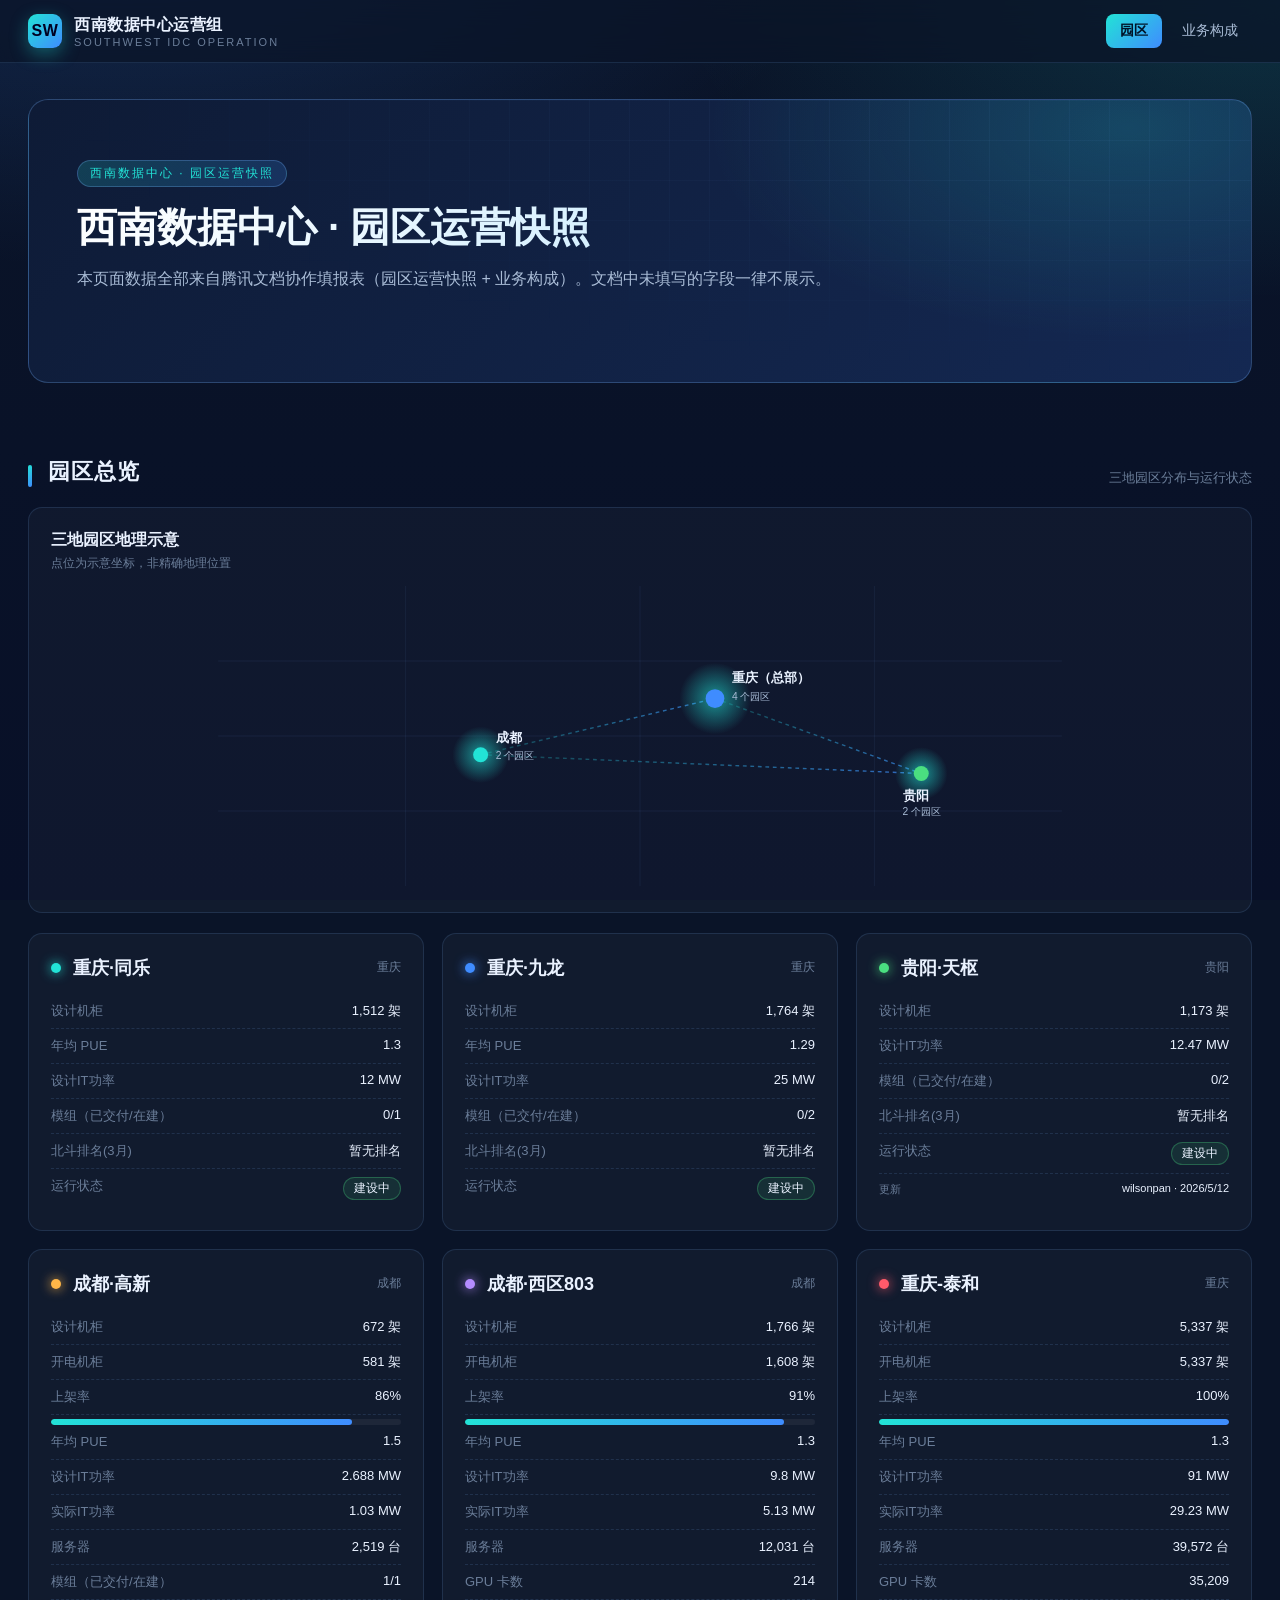
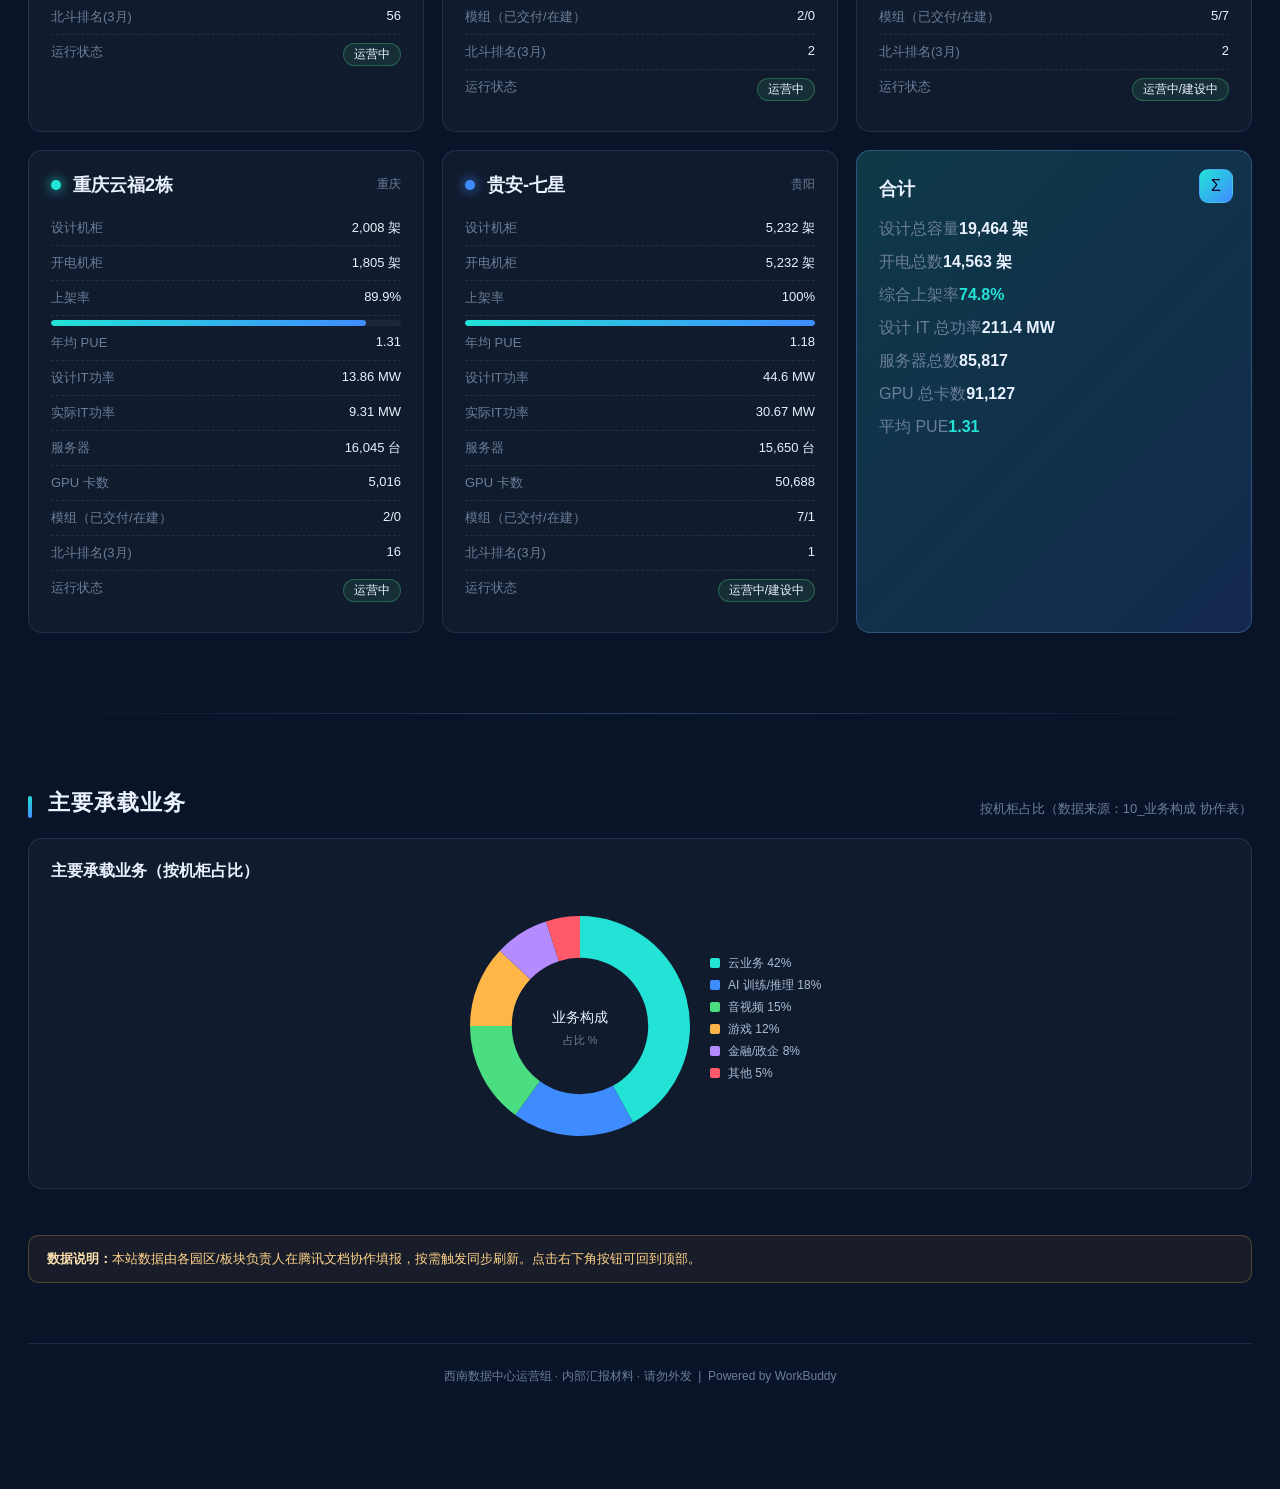
<file: index.html>
<!DOCTYPE html>
<html lang="zh-CN">
<head>
<meta charset="UTF-8">
<meta name="viewport" content="width=device-width,initial-scale=1">
<title>西南数据中心 · 工作汇报</title>
<link rel="stylesheet" href="assets/style.css">
<style>
  /* 单页版：导航变锚点跳转 */
  .nav-links a{cursor:pointer}
  .section{scroll-margin-top:80px}
  .section-divider{
    height:1px; background:linear-gradient(90deg,transparent,var(--line-strong),transparent);
    margin:50px 0 0;
  }
  .section-block{
    padding:30px 0;
  }
  /* 回到顶部按钮 */
  .top-btn{
    position:fixed; right:24px; bottom:24px; z-index:99;
    width:44px; height:44px; border-radius:12px;
    background:var(--grad); color:#001428;
    display:grid; place-items:center;
    box-shadow:0 8px 24px rgba(34,227,214,.3);
    cursor:pointer; opacity:0; pointer-events:none;
    transition: all .3s; font-weight:700; font-size:18px;
    border:none;
  }
  .top-btn.show{opacity:1; pointer-events:auto}
</style>
</head>
<body>

<nav class="nav">
  <div class="nav-inner">
    <a class="brand" href="#top">
      <div class="brand-logo">SW</div>
      <div class="brand-text">
        <div>西南数据中心运营组</div>
        <small>SOUTHWEST IDC OPERATION</small>
      </div>
    </a>
    <div class="nav-links">
      <a href="#sec-parks">园区</a>
      <a href="#sec-business">业务构成</a>
    </div>
  </div>
</nav>

<div class="container" id="top">

  <!-- ========== Hero ========== -->
  <section class="hero">
    <span class="tag" id="metaTag">西南数据中心 · 园区运营快照</span>
    <h1 id="heroTitle">西南数据中心 · 园区运营快照</h1>
    <p class="lead">本页面数据全部来自腾讯文档协作填报表（园区运营快照 + 业务构成）。文档中未填写的字段一律不展示。</p>
    <div class="hero-meta" id="heroMeta"></div>
  </section>

  <!-- ========== 园区总览 ========== -->
  <section class="section section-block" id="sec-parks">
    <div class="section-head">
      <div class="bar"></div>
      <h2>园区总览</h2>
      <div class="desc">三地园区分布与运行状态</div>
    </div>

    <!-- 地图示意 -->
    <div class="chart-box" style="margin-bottom:20px">
      <h3>三地园区地理示意</h3>
      <div class="sub">点位为示意坐标，非精确地理位置</div>
      <svg viewBox="0 0 900 320" style="width:100%;height:300px">
        <defs>
          <radialGradient id="pulse" cx="50%" cy="50%" r="50%">
            <stop offset="0%" stop-color="#22e3d6" stop-opacity=".6"/>
            <stop offset="100%" stop-color="#22e3d6" stop-opacity="0"/>
          </radialGradient>
          <linearGradient id="ln" x1="0" y1="0" x2="1" y2="0">
            <stop offset="0%" stop-color="#22e3d6" stop-opacity=".2"/>
            <stop offset="100%" stop-color="#3f8cff" stop-opacity=".7"/>
          </linearGradient>
        </defs>
        <g stroke="rgba(120,180,255,.08)" stroke-width="1">
          <line x1="0" y1="80" x2="900" y2="80"/>
          <line x1="0" y1="160" x2="900" y2="160"/>
          <line x1="0" y1="240" x2="900" y2="240"/>
          <line x1="200" y1="0" x2="200" y2="320"/>
          <line x1="450" y1="0" x2="450" y2="320"/>
          <line x1="700" y1="0" x2="700" y2="320"/>
        </g>
        <line x1="280" y1="180" x2="530" y2="120" stroke="url(#ln)" stroke-width="1.5" stroke-dasharray="4 4"/>
        <line x1="530" y1="120" x2="750" y2="200" stroke="url(#ln)" stroke-width="1.5" stroke-dasharray="4 4"/>
        <line x1="280" y1="180" x2="750" y2="200" stroke="url(#ln)" stroke-width="1.5" stroke-dasharray="4 4"/>
        <g transform="translate(280,180)">
          <circle r="30" fill="url(#pulse)"/>
          <circle r="8" fill="#22e3d6"/>
          <text x="16" y="-14" fill="#eaf2ff" font-size="14" font-weight="600">成都</text>
          <text x="16" y="4" fill="#a9bcd6" font-size="11" id="mapChengdu">- 个园区</text>
        </g>
        <g transform="translate(530,120)">
          <circle r="38" fill="url(#pulse)"/>
          <circle r="10" fill="#3f8cff"/>
          <text x="18" y="-18" fill="#eaf2ff" font-size="14" font-weight="600">重庆（总部）</text>
          <text x="18" y="2" fill="#a9bcd6" font-size="11" id="mapChongqing">- 个园区</text>
        </g>
        <g transform="translate(750,200)">
          <circle r="28" fill="url(#pulse)"/>
          <circle r="8" fill="#4ade80"/>
          <text x="-20" y="28" fill="#eaf2ff" font-size="14" font-weight="600">贵阳</text>
          <text x="-20" y="44" fill="#a9bcd6" font-size="11" id="mapGuiyang">- 个园区</text>
        </g>
      </svg>
    </div>

    <div class="grid grid-3" id="parkGrid"></div>
  </section>

  <div class="section-divider"></div>

  <!-- ========== 业务构成 ========== -->
  <section class="section section-block" id="sec-business">
    <div class="section-head">
      <div class="bar"></div>
      <h2>主要承载业务</h2>
      <div class="desc">按机柜占比（数据来源：10_业务构成 协作表）</div>
    </div>
    <div class="chart-box">
      <h3>主要承载业务（按机柜占比）</h3>
      <div class="chart-canvas" id="bizChart"></div>
    </div>
  </section>

  <div class="notice">
    <b>数据说明：</b>本站数据由各园区/板块负责人在腾讯文档协作填报，按需触发同步刷新。点击右下角按钮可回到顶部。
  </div>

  <footer class="footer">
    西南数据中心运营组 · 内部汇报材料 · 请勿外发 &nbsp;|&nbsp; Powered by WorkBuddy
  </footer>
</div>

<button class="top-btn" id="topBtn" onclick="window.scrollTo({top:0,behavior:'smooth'})">↑</button>

<script src="assets/chart.js"></script>
<script src="assets/data.js"></script>
<script>
/* === 数据加载 + 渲染（仅展示文档真实有数据的字段） === */
(async ()=>{

  // 工具：值是否"真填了"（非空字符串、非 0/null/undefined）
  const has = v => v !== null && v !== undefined && v !== '' && v !== 0 && v !== '0';
  // 数字类字段：> 0 才算填了
  const hasNum = v => typeof v === 'number' && v > 0;
  // 文本类字段：非空字符串才算填了
  const hasStr = v => typeof v === 'string' && v.trim() !== '';

  // 仅按值动态渲染的"行"
  function row(label, value, valueHtml){
    if(value === undefined || value === null || value === '' || value === 0) return '';
    return `<div class="row"><span>${label}</span><span>${valueHtml || SWData.htmlEscape(String(value))}</span></div>`;
  }

  // ---------- 园区 ----------
  const pk = await SWData.loadData('parks');
  if(pk){
    const cityCount = {};
    (pk.parks||[]).forEach(p=>{ cityCount[p.city] = (cityCount[p.city]||0) + 1; });
    const mc = document.getElementById('mapChengdu');     if(mc) mc.textContent = (cityCount['成都']||0) + ' 个园区';
    const mq = document.getElementById('mapChongqing');   if(mq) mq.textContent = (cityCount['重庆']||0) + ' 个园区';
    const mg = document.getElementById('mapGuiyang');     if(mg) mg.textContent = (cityCount['贵阳']||0) + ' 个园区';

    const cards = (pk.parks||[]).map(p=>{
      const rows = [];
      if(hasNum(p.design))         rows.push(`<div class="row"><span>设计机柜</span><span>${p.design.toLocaleString()} 架</span></div>`);
      if(hasNum(p.running))        rows.push(`<div class="row"><span>开电机柜</span><span>${p.running.toLocaleString()} 架</span></div>`);
      if(hasNum(p.occupancy)){
        rows.push(`<div class="row"><span>上架率</span><span>${p.occupancy}%</span></div>`);
        rows.push(`<div class="bar-wrap"><div class="bar-fill" style="width:${p.occupancy}%"></div></div>`);
      }
      if(hasNum(p.pue))            rows.push(`<div class="row"><span>年均 PUE</span><span>${p.pue}</span></div>`);
      if(hasNum(p.it_design_mw))   rows.push(`<div class="row"><span>设计IT功率</span><span>${p.it_design_mw} MW</span></div>`);
      if(hasNum(p.it_actual_kw))   rows.push(`<div class="row"><span>实际IT功率</span><span>${(p.it_actual_kw/1000).toFixed(2)} MW</span></div>`);
      if(hasNum(p.servers))        rows.push(`<div class="row"><span>服务器</span><span>${p.servers.toLocaleString()} 台</span></div>`);
      if(hasNum(p.gpus))           rows.push(`<div class="row"><span>GPU 卡数</span><span>${p.gpus.toLocaleString()}</span></div>`);
      if(hasNum(p.delivered_modules) || hasNum(p.building_modules)){
        rows.push(`<div class="row"><span>模组（已交付/在建）</span><span>${p.delivered_modules||0}/${p.building_modules||0}</span></div>`);
      }
      if(hasStr(p.ranking))        rows.push(`<div class="row"><span>北斗排名(3月)</span><span>${SWData.htmlEscape(p.ranking)}</span></div>`);
      if(hasNum(p.events_l1))      rows.push(`<div class="row"><span>当月重大事件</span><span>${p.events_l1} 起</span></div>`);
      if(hasStr(p.status))         rows.push(`<div class="row"><span>运行状态</span><span><span class="badge ${SWData.htmlEscape(p.status_type||'green')}">${SWData.htmlEscape(p.status)}</span></span></div>`);
      const updaterStr = (p.updater||'') + (p.update_date? ' · '+p.update_date : '');
      if(hasStr(p.updater) || hasStr(p.update_date)){
        rows.push(`<div class="row" style="border:0;padding-top:8px;font-size:11px;color:var(--text-3)"><span>更新</span><span>${SWData.htmlEscape(updaterStr)}</span></div>`);
      }

      return `
        <div class="card park">
          <div class="park-head">
            <div class="dot" style="background:${SWData.htmlEscape(p.color||'#22e3d6')};box-shadow:0 0 12px ${SWData.htmlEscape(p.color||'#22e3d6')}"></div>
            <h3>${SWData.htmlEscape(p.name)}</h3>
            <span class="loc">${SWData.htmlEscape(p.city||'')}</span>
          </div>
          ${rows.join('')}
        </div>`;
    }).join('');

    // 合计卡：只汇总有数据的字段
    const parks = pk.parks||[];
    const sumDesign  = parks.reduce((s,p)=>s+(p.design||0),0);
    const sumRunning = parks.reduce((s,p)=>s+(p.running||0),0);
    const sumServers = parks.reduce((s,p)=>s+(p.servers||0),0);
    const sumGPU     = parks.reduce((s,p)=>s+(p.gpus||0),0);
    const sumITMW    = parks.reduce((s,p)=>s+(p.it_design_mw||0),0);
    const validPue   = parks.filter(p=> p.pue>0);
    const avgPue     = validPue.length ? (validPue.reduce((s,p)=>s+p.pue,0)/validPue.length).toFixed(2) : null;
    const totalRate  = sumDesign? ((sumRunning/sumDesign)*100).toFixed(1) : null;

    const sumRows = [];
    if(sumDesign)  sumRows.push(`<div class="row" style="border:0;padding:6px 0"><span class="muted">设计总容量</span><span style="font-weight:600">${sumDesign.toLocaleString()} 架</span></div>`);
    if(sumRunning) sumRows.push(`<div class="row" style="border:0;padding:6px 0"><span class="muted">开电总数</span><span style="font-weight:600">${sumRunning.toLocaleString()} 架</span></div>`);
    if(totalRate)  sumRows.push(`<div class="row" style="border:0;padding:6px 0"><span class="muted">综合上架率</span><span style="font-weight:600;color:var(--cyan)">${totalRate}%</span></div>`);
    if(sumITMW)    sumRows.push(`<div class="row" style="border:0;padding:6px 0"><span class="muted">设计 IT 总功率</span><span style="font-weight:600">${sumITMW.toFixed(1)} MW</span></div>`);
    if(sumServers) sumRows.push(`<div class="row" style="border:0;padding:6px 0"><span class="muted">服务器总数</span><span style="font-weight:600">${sumServers.toLocaleString()}</span></div>`);
    if(sumGPU)     sumRows.push(`<div class="row" style="border:0;padding:6px 0"><span class="muted">GPU 总卡数</span><span style="font-weight:600">${sumGPU.toLocaleString()}</span></div>`);
    if(avgPue)     sumRows.push(`<div class="row" style="border:0;padding:6px 0"><span class="muted">平均 PUE</span><span style="font-weight:600;color:var(--cyan)">${avgPue}</span></div>`);

    const sumCard = sumRows.length? `
      <div class="card" style="background:var(--grad-soft);border-color:var(--line-strong)">
        <div class="kpi-ico" style="background:var(--grad);color:#002">Σ</div>
        <h3 style="margin:4px 0 12px;font-size:18px">合计</h3>
        ${sumRows.join('')}
      </div>` : '';
    document.getElementById('parkGrid').innerHTML = cards + sumCard;

    // 业务构成饼图
    const bizData = (pk.business||[]).filter(b=> hasNum(b.value));
    const bizEl = document.getElementById('bizChart');
    const bizSec = document.getElementById('sec-business');
    if(bizData.length && bizEl){
      SWChart.donutChart(bizEl, {
        center:'业务构成', centerSub:'占比 %',
        items: bizData.map(b=> ({name:b.name, value:b.value, color:b.color, unit:'%'}))
      });
    }else if(bizSec){
      bizSec.style.display = 'none';
    }
  }
})();

/* === 滚动监听：导航高亮 + 回到顶部按钮 === */
const sections = ['sec-parks','sec-business']
  .map(id => document.getElementById(id)).filter(Boolean);
const navAnchors = document.querySelectorAll('.nav-links a');
function onScroll(){
  const y = window.scrollY + 120;
  let cur = 0;
  sections.forEach((s,i) => { if(s && s.offsetTop <= y) cur = i; });
  navAnchors.forEach((a,i)=> a.classList.toggle('active', i === cur));
  const tb = document.getElementById('topBtn');
  if(tb) tb.classList.toggle('show', window.scrollY > 400);
}
window.addEventListener('scroll', onScroll);
onScroll();

/* 平滑滚动 */
navAnchors.forEach(a => a.addEventListener('click', e=>{
  const href = a.getAttribute('href');
  if(href && href.startsWith('#')){
    e.preventDefault();
    const tgt = document.querySelector(href);
    if(tgt) tgt.scrollIntoView({behavior:'smooth'});
  }
}));
</script>
</body>
</html>
</file>
<file: assets/style.css>
/* ================ 西南数据中心汇报站 - 腾讯科技风 ================ */
:root{
  --bg-0:#0a1428;
  --bg-1:#0e1b36;
  --bg-2:#132449;
  --line:rgba(120,180,255,.14);
  --line-strong:rgba(120,180,255,.28);
  --text-1:#eaf2ff;
  --text-2:#a9bcd6;
  --text-3:#6b7e99;
  --cyan:#22e3d6;
  --blue:#3f8cff;
  --green:#4ade80;
  --amber:#ffb648;
  --red:#ff5a6a;
  --grad: linear-gradient(135deg,#22e3d6 0%, #3f8cff 100%);
  --grad-soft: linear-gradient(135deg,rgba(34,227,214,.18) 0%, rgba(63,140,255,.18) 100%);
  --card:rgba(255,255,255,.03);
  --card-hover:rgba(255,255,255,.05);
  --radius:14px;
  --shadow:0 10px 30px rgba(0,10,30,.4);
  font-family: -apple-system, BlinkMacSystemFont, "PingFang SC", "Microsoft YaHei", "Segoe UI", Roboto, sans-serif;
}

*{box-sizing:border-box}
html,body{margin:0;padding:0;background:var(--bg-0);color:var(--text-1);min-height:100vh}
body{
  background:
    radial-gradient(1200px 600px at 10% -10%, rgba(63,140,255,.18), transparent 60%),
    radial-gradient(1000px 500px at 100% 0%, rgba(34,227,214,.14), transparent 60%),
    linear-gradient(180deg,#0a1428 0%, #081028 100%);
  background-attachment: fixed;
  overflow-x:hidden;
}
a{color:inherit;text-decoration:none}
img{max-width:100%;display:block}

/* 顶部导航 */
.nav{
  position:sticky;top:0;z-index:50;
  backdrop-filter: blur(14px);
  background:rgba(10,20,40,.72);
  border-bottom:1px solid var(--line);
}
.nav-inner{
  max-width:1400px;margin:0 auto;padding:14px 28px;
  display:flex;align-items:center;gap:24px;
}
.brand{display:flex;align-items:center;gap:12px;font-weight:600;letter-spacing:.5px}
.brand-logo{
  width:34px;height:34px;border-radius:9px;
  background:var(--grad);
  display:grid;place-items:center;color:#002;font-weight:800;
  box-shadow:0 6px 18px rgba(34,227,214,.35);
}
.brand-text small{display:block;color:var(--text-3);font-weight:400;font-size:11px;letter-spacing:2px}
.nav-links{margin-left:auto;display:flex;gap:6px;flex-wrap:wrap}
.nav-links a{
  padding:8px 14px;border-radius:8px;color:var(--text-2);font-size:14px;
  transition: all .2s;
}
.nav-links a:hover{color:var(--text-1);background:var(--card-hover)}
.nav-links a.active{
  color:#001428;background:var(--grad);font-weight:600;
}

/* 主容器 */
.container{max-width:1400px;margin:0 auto;padding:36px 28px 80px}

/* Hero */
.hero{
  position:relative;
  padding:60px 48px;
  border-radius:20px;
  background:
    radial-gradient(600px 300px at 90% 10%, rgba(34,227,214,.18), transparent 70%),
    linear-gradient(135deg,#0e1b36 0%, #142852 100%);
  border:1px solid var(--line-strong);
  overflow:hidden;
  margin-bottom:36px;
}
.hero::before{
  content:"";position:absolute;inset:0;
  background-image:
    linear-gradient(rgba(120,180,255,.05) 1px, transparent 1px),
    linear-gradient(90deg,rgba(120,180,255,.05) 1px, transparent 1px);
  background-size:40px 40px;
  mask-image: radial-gradient(ellipse at top right, black 20%, transparent 70%);
  pointer-events:none;
}
.hero h1{
  font-size:40px;line-height:1.2;margin:0 0 14px;
  background:linear-gradient(135deg,#fff 0%, #a9e0ff 100%);
  -webkit-background-clip:text;background-clip:text;color:transparent;
}
.hero .tag{
  display:inline-block;padding:4px 12px;border-radius:999px;
  background:var(--grad-soft);border:1px solid var(--line-strong);
  font-size:12px;letter-spacing:2px;color:var(--cyan);margin-bottom:16px;
}
.hero p.lead{color:var(--text-2);font-size:16px;line-height:1.8;max-width:780px;margin:0}
.hero-meta{display:flex;gap:28px;margin-top:28px;color:var(--text-3);font-size:13px}
.hero-meta span b{color:var(--text-1);font-weight:600;margin-right:6px}

/* Section */
.section{margin:44px 0 16px}
.section-head{display:flex;align-items:end;gap:16px;margin-bottom:20px}
.section-head h2{margin:0;font-size:22px;letter-spacing:1px}
.section-head .bar{
  width:4px;height:22px;border-radius:2px;background:var(--grad);
}
.section-head .desc{color:var(--text-3);font-size:13px;margin-left:auto}

/* 卡片网格 */
.grid{display:grid;gap:18px}
.grid-4{grid-template-columns:repeat(4,1fr)}
.grid-3{grid-template-columns:repeat(3,1fr)}
.grid-2{grid-template-columns:repeat(2,1fr)}
@media (max-width:1024px){.grid-4{grid-template-columns:repeat(2,1fr)}.grid-3{grid-template-columns:repeat(2,1fr)}.grid-2{grid-template-columns:1fr}}
@media (max-width:640px){.grid-4,.grid-3,.grid-2{grid-template-columns:1fr}}

.card{
  background:var(--card);
  border:1px solid var(--line);
  border-radius:var(--radius);
  padding:22px;
  transition: all .25s;
  position:relative;
  overflow:hidden;
}
.card:hover{border-color:var(--line-strong);background:var(--card-hover);transform:translateY(-2px)}

/* KPI 卡 */
.kpi .label{color:var(--text-3);font-size:12px;letter-spacing:1px;margin-bottom:10px}
.kpi .value{
  font-size:34px;font-weight:700;letter-spacing:-.5px;
  background:var(--grad);-webkit-background-clip:text;background-clip:text;color:transparent;
}
.kpi .unit{font-size:14px;color:var(--text-2);margin-left:4px;font-weight:400}
.kpi .delta{margin-top:8px;font-size:12px}
.kpi .delta.up{color:var(--green)}
.kpi .delta.down{color:var(--red)}
.kpi .delta.flat{color:var(--text-3)}
.kpi-ico{
  position:absolute;top:18px;right:18px;
  width:34px;height:34px;border-radius:9px;
  background:var(--grad-soft);
  display:grid;place-items:center;
  border:1px solid var(--line-strong);
  font-size:16px;
}

/* 园区卡 */
.park .park-head{display:flex;align-items:center;gap:12px;margin-bottom:14px}
.park .park-head .dot{width:10px;height:10px;border-radius:50%;background:var(--cyan);box-shadow:0 0 12px var(--cyan)}
.park .park-head h3{margin:0;font-size:18px}
.park .park-head .loc{margin-left:auto;font-size:12px;color:var(--text-3)}
.park .row{display:flex;justify-content:space-between;padding:8px 0;border-bottom:1px dashed var(--line);font-size:13px}
.park .row:last-child{border-bottom:0}
.park .row span:first-child{color:var(--text-3)}
.park .row span:last-child{color:var(--text-1);font-weight:500}
.park .bar-wrap{height:6px;background:rgba(255,255,255,.05);border-radius:3px;overflow:hidden;margin-top:4px}
.park .bar-fill{height:100%;background:var(--grad);border-radius:3px}

/* 表格 */
.tbl{width:100%;border-collapse:separate;border-spacing:0;font-size:13px}
.tbl th,.tbl td{padding:12px 14px;text-align:left;border-bottom:1px solid var(--line)}
.tbl th{color:var(--text-3);font-weight:500;letter-spacing:1px;font-size:12px;background:rgba(255,255,255,.02)}
.tbl tr:hover td{background:rgba(63,140,255,.04)}
.badge{display:inline-block;padding:2px 10px;border-radius:999px;font-size:12px;border:1px solid transparent}
.badge.green{color:var(--green);background:rgba(74,222,128,.1);border-color:rgba(74,222,128,.3)}
.badge.blue{color:#8ab8ff;background:rgba(63,140,255,.12);border-color:rgba(63,140,255,.3)}
.badge.amber{color:var(--amber);background:rgba(255,182,72,.1);border-color:rgba(255,182,72,.3)}
.badge.red{color:var(--red);background:rgba(255,90,106,.1);border-color:rgba(255,90,106,.3)}
.badge.grey{color:var(--text-2);background:rgba(255,255,255,.04);border-color:var(--line-strong)}

/* 进度条 */
.progress{height:8px;background:rgba(255,255,255,.05);border-radius:4px;overflow:hidden;min-width:100px}
.progress > span{display:block;height:100%;background:var(--grad);border-radius:4px}

/* Chart 占位/容器 */
.chart-box{
  background:var(--card);border:1px solid var(--line);border-radius:var(--radius);
  padding:22px;
}
.chart-box h3{margin:0 0 4px;font-size:16px}
.chart-box .sub{color:var(--text-3);font-size:12px;margin-bottom:14px}
.chart-canvas{height:280px;position:relative}

/* 里程碑/时间线 */
.timeline{position:relative;padding-left:24px}
.timeline::before{content:"";position:absolute;left:6px;top:6px;bottom:6px;width:2px;background:var(--line-strong)}
.timeline .tl-item{position:relative;padding:0 0 20px}
.timeline .tl-item::before{
  content:"";position:absolute;left:-22px;top:6px;width:10px;height:10px;border-radius:50%;
  background:var(--grad);box-shadow:0 0 0 3px rgba(63,140,255,.2);
}
.timeline .tl-date{font-size:12px;color:var(--cyan);letter-spacing:1px;margin-bottom:4px}
.timeline .tl-title{font-size:15px;font-weight:600;margin-bottom:4px}
.timeline .tl-desc{font-size:13px;color:var(--text-2);line-height:1.6}

/* 提示条 */
.notice{
  padding:14px 18px;border-radius:10px;margin:14px 0;
  background:rgba(255,182,72,.06);border:1px solid rgba(255,182,72,.25);
  color:#ffd28a;font-size:13px;
}
.notice b{color:#ffe2b0}

/* Footer */
.footer{
  margin-top:60px;padding:24px 0;text-align:center;
  color:var(--text-3);font-size:12px;border-top:1px solid var(--line);
}

/* Utility */
.muted{color:var(--text-3)}
.right{text-align:right}
.center{text-align:center}
.mt-0{margin-top:0}.mt-8{margin-top:8px}.mt-16{margin-top:16px}.mt-24{margin-top:24px}
.nowrap{white-space:nowrap}

/* 动画 */
@keyframes fadeUp{from{opacity:0;transform:translateY(8px)}to{opacity:1;transform:none}}
.card,.chart-box,.hero{animation:fadeUp .5s ease both}

/* 风险项列表 */
.risk-list{list-style:none;padding:0;margin:0}
.risk-list li{
  display:flex;gap:14px;padding:14px 0;border-bottom:1px dashed var(--line);
}
.risk-list li:last-child{border-bottom:0}
.risk-list .lv{
  flex:none;width:46px;height:46px;border-radius:10px;display:grid;place-items:center;
  font-weight:700;font-size:13px;
}
.risk-list .lv.high{background:rgba(255,90,106,.12);color:var(--red);border:1px solid rgba(255,90,106,.3)}
.risk-list .lv.mid{background:rgba(255,182,72,.1);color:var(--amber);border:1px solid rgba(255,182,72,.3)}
.risk-list .lv.low{background:rgba(74,222,128,.1);color:var(--green);border:1px solid rgba(74,222,128,.3)}
.risk-list .txt h4{margin:0 0 4px;font-size:14px}
.risk-list .txt p{margin:0;font-size:13px;color:var(--text-2);line-height:1.6}
</file>
